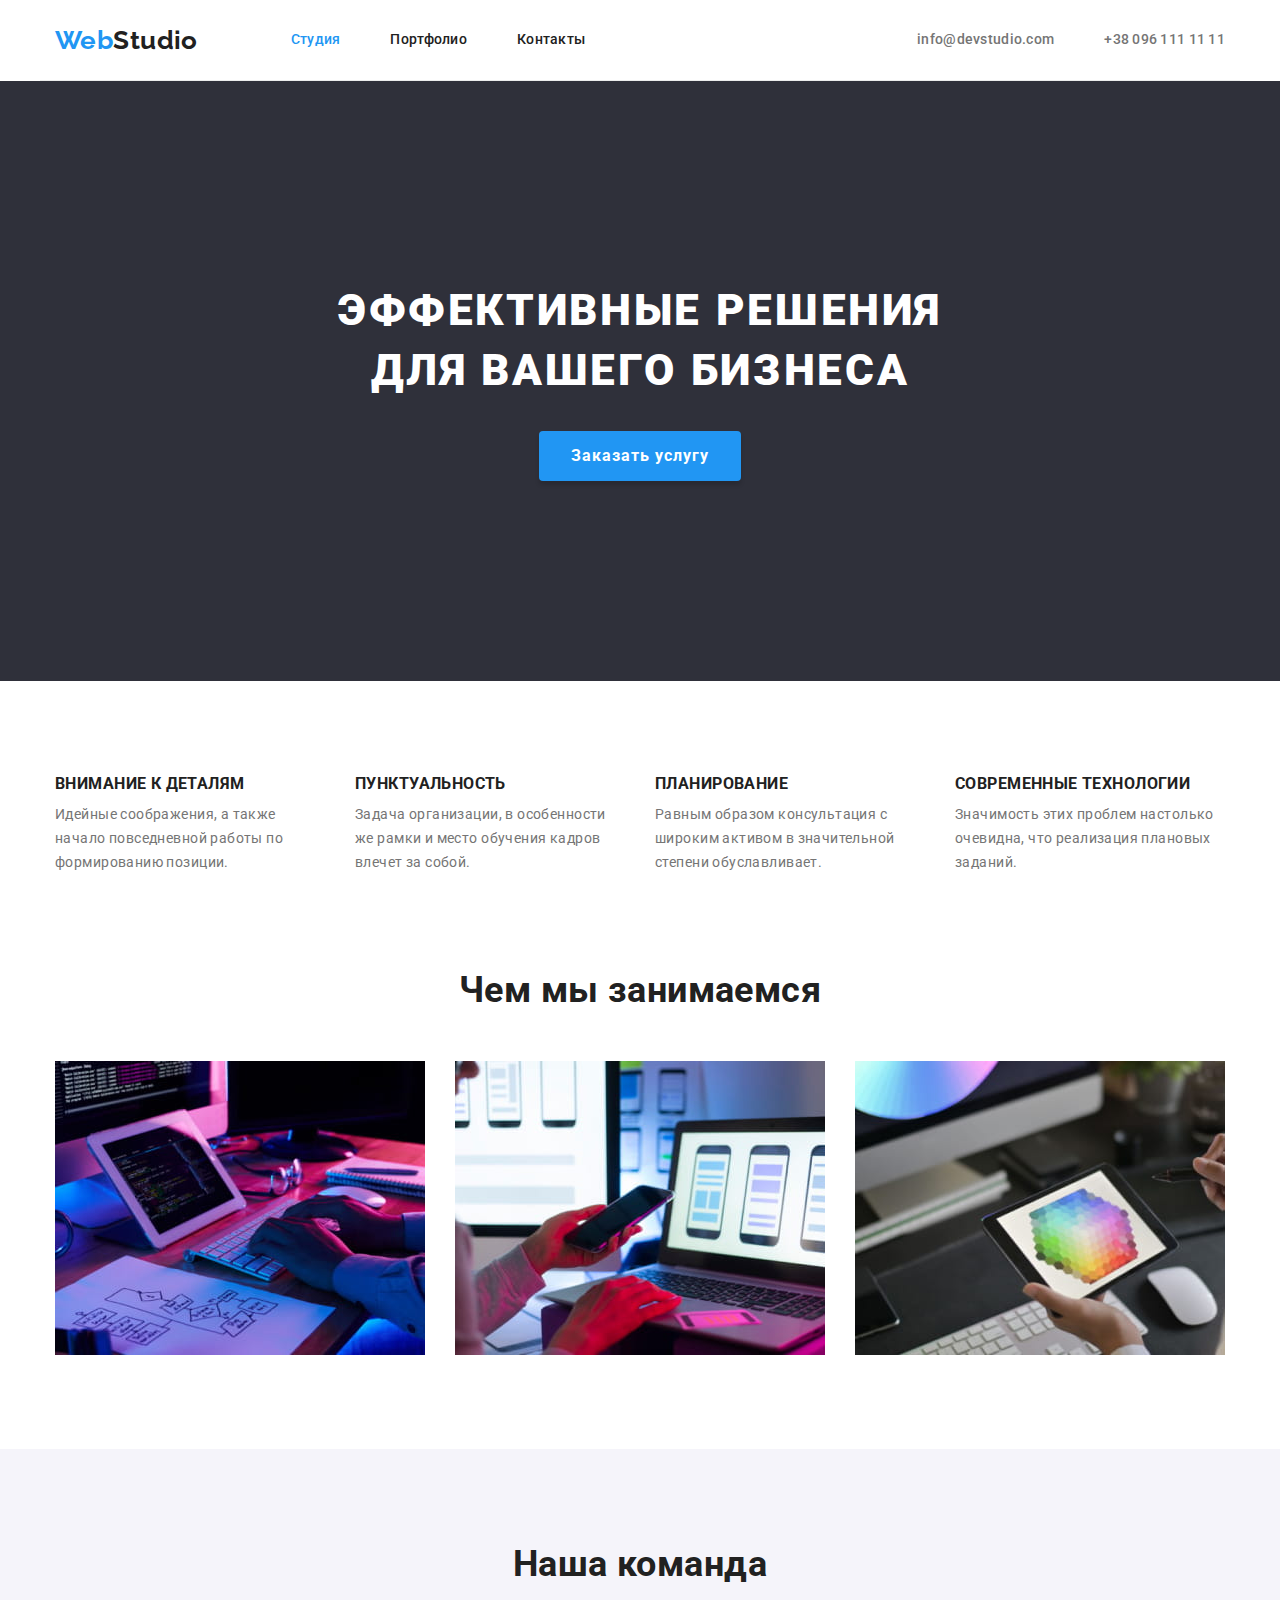
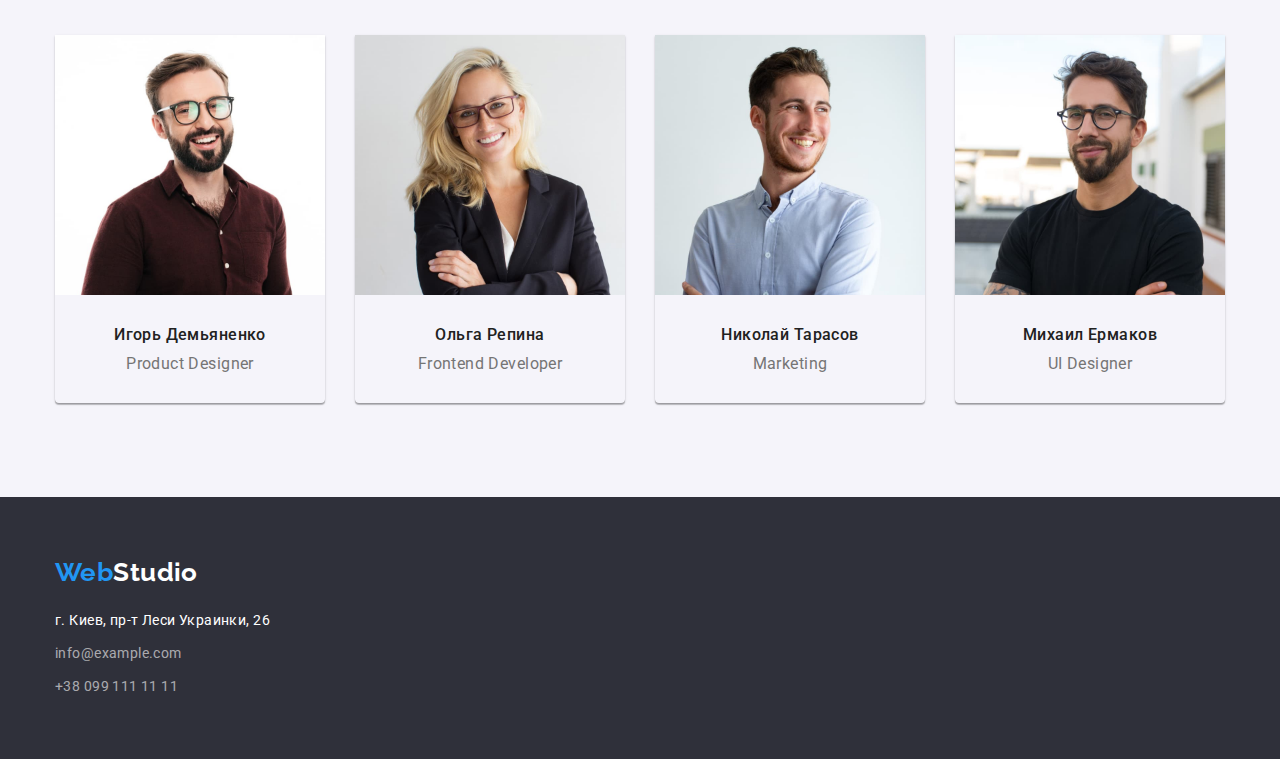
<file: index.html>
<!DOCTYPE html>
<html lang="ru">
  <head>
    <meta charset="UTF-8" />
    <meta http-equiv="X-UA-Compatible" content="IE=edge" />
    <meta name="viewport" content="width=device-width, initial-scale=1.0" />
    <title>Студия</title>
    <link rel="preconnect" href="https://fonts.googleapis.com" />
    <link rel="preconnect" href="https://fonts.gstatic.com" crossorigin />
    <link
      href="https://fonts.googleapis.com/css2?family=Raleway:wght@700&family=Roboto:wght@400;500;700;900&display=swap"
      rel="stylesheet"
    />
    <link
      rel="stylesheet"
      href="https://cdnjs.cloudflare.com/ajax/libs/modern-normalize/1.1.0/modern-normalize.min.css"
    />
    <link rel="stylesheet" href="./styles.css" />
  </head>
  <body>
    <!--header-->
    <header class="page-header">
      <div class="container header-container">
        <a href="./index.html" class="logo">Web<span class="logo-studio">Studio</span> </a>

        <nav class="site-nav">
          <ul class="nav-list list">
            <li class="element"><a href="./index.html" class="link active-page">Студия</a></li>
            <li class="element">
              <a href="./portfolio.html" class="link">Портфолио</a>
            </li>
            <li class="element"><a href="" class="link">Контакты</a></li>
          </ul>
        </nav>

        <ul class="contact-list list">
          <li class="element">
            <a href="mailto:info@devstudio.com" class="contact">info@devstudio.com</a>
          </li>
          <li class="element"><a href="tel:+380961111111" class="contact">+38 096 111 11 11</a></li>
        </ul>
      </div>
    </header>

    <!--main-->
    <main>
      <section class="hero">
        <!--Герой-->

        <h1 class="hero-title">
          Эффективные решения<br />
          для вашего бизнеса
        </h1>
        <button type="button" class="hero-button">Заказать услугу</button>
      </section>

      <section class="section features">
        <!--Секция преимуществ компании-->
        <div class="container">
          <h2 class="section-title hidden">Преимущества компании</h2>
          <!--Этот заголовок не будет отображаться пользователю-->

          <ul class="feature-list list">
            <li class="element">
              <h3 class="title">Внимание к деталям</h3>
              <p class="text">
                Идейные соображения, а также начало повседневной работы по формированию позиции.
              </p>
            </li>
            <li class="element">
              <h3 class="title">Пунктуальность</h3>
              <p class="text">
                Задача организации, в особенности же рамки и место обучения кадров влечет за собой.
              </p>
            </li>
            <li class="element">
              <h3 class="title">Планирование</h3>
              <p class="text">
                Равным образом консультация с широким активом в значительной степени обуславливает.
              </p>
            </li>
            <li class="element">
              <h3 class="title">Современные технологии</h3>
              <p class="text">
                Значимость этих проблем настолько очевидна, что реализация плановых заданий.
              </p>
            </li>
          </ul>
        </div>
      </section>

      <section class="section work">
        <!--Секция чем мы занимаемся-->
        <div class="container">
          <h2 class="section-title">Чем мы занимаемся</h2>
          <ul class="work-list list">
            <li class="element">
              <img
                src="./images/what-wedo/imgalgorithm.jpg"
                alt="Разработка алгоритмов"
                width="370"
                height="294"
              />
            </li>
            <li class="element">
              <img
                src="./images/what-wedo/imgsmartphone.jpg"
                alt="Выбор интерфейсов"
                width="370"
                height="294"
              />
            </li>
            <li class="element">
              <img
                src="./images/what-wedo/imgcolours.jpg"
                alt="Дизайнерские решения"
                width="370"
                height="294"
              />
            </li>
          </ul>
        </div>
      </section>

      <section class="section our-team">
        <!--Секция наша команда-->
        <div class="container">
          <h2 class="section-title">Наша команда</h2>
          <ul class="team-list list">
            <li class="element">
              <img
                src="./images/our-team/imgdemjanenkov.jpg"
                alt="Игорь Демьяненко"
                width="270"
                height="260"
              />
              <div class="team-description">
                <h3 class="team">Игорь Демьяненко</h3>
                <p class="text">Product Designer</p>
              </div>
            </li>
            <li class="element">
              <img
                src="./images/our-team/imgrepina.jpg"
                alt="Ольга Репина"
                width="270"
                height="260"
              />
              <div class="team-description">
                <h3 class="team">Ольга Репина</h3>
                <p class="text">Frontend Developer</p>
              </div>
            </li>
            <li class="element">
              <img
                src="./images/our-team/imgtarasov.jpg"
                alt="Николай Тарасов"
                width="270"
                height="260"
              />
              <div class="team-description">
                <h3 class="team">Николай Тарасов</h3>
                <p class="text">Marketing</p>
              </div>
            </li>
            <li class="element">
              <img
                src="./images/our-team/imgermakov.jpg"
                alt="Михаил Ермаков"
                width="270"
                height="260"
              />
              <div class="team-description">
                <h3 class="team">Михаил Ермаков</h3>
                <p class="text">UI Designer</p>
              </div>
            </li>
          </ul>
        </div>
      </section>
    </main>

    <!--footer-->
    <footer class="footer">
      <!--Контакты-->
      <div class="container">
        <a href="./index.html" class="logo">Web<span class="footer-logo-studio">Studio</span> </a>

        <address class="address">
          <ul class="address-list list">
            <li class="element">г. Киев, пр-т Леси Украинки, 26</li>
            <li class="element">
              <a href="mailto:info@example.com" class="cont-address">info@example.com</a>
            </li>
            <li class="element">
              <a href="tel:+380991111111" class="cont-address">+38 099 111 11 11</a>
            </li>
          </ul>
        </address>
      </div>
    </footer>
  </body>
</html>
</file>
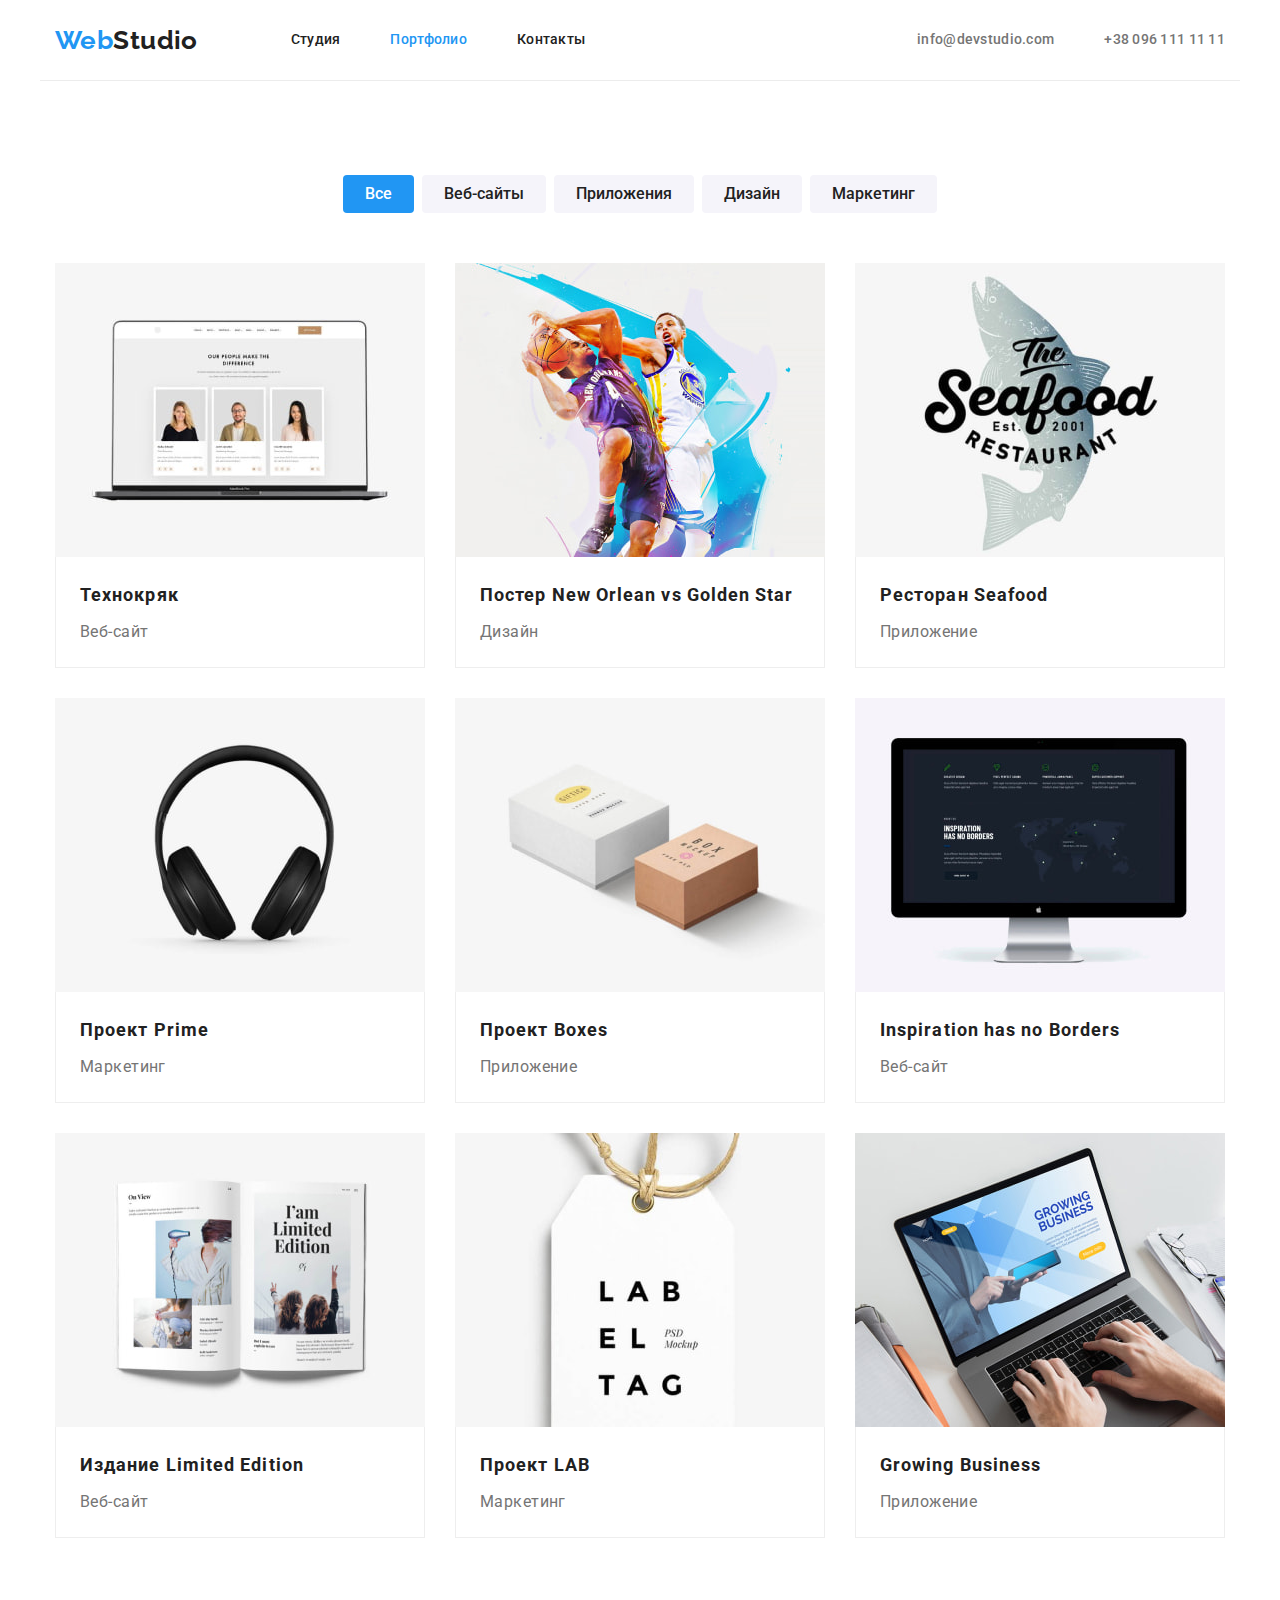
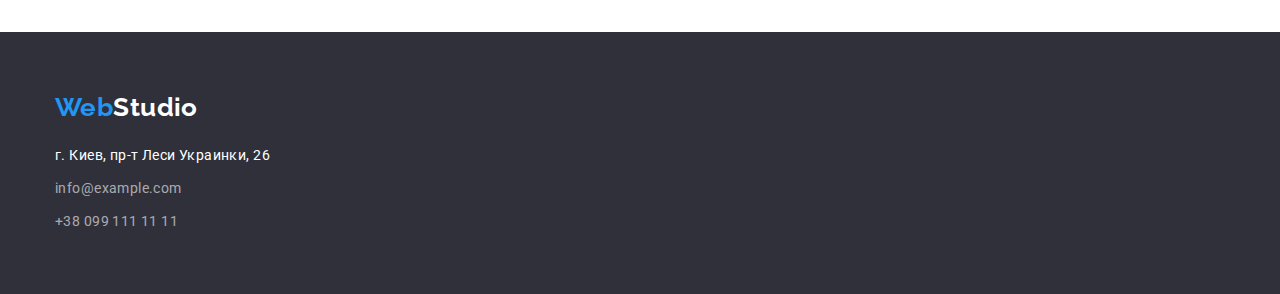
<file: portfolio.html>
<!DOCTYPE html>
<html lang="ru">
  <head>
    <meta charset="UTF-8" />
    <meta http-equiv="X-UA-Compatible" content="IE=edge" />
    <meta name="viewport" content="width=device-width, initial-scale=1.0" />
    <title>Портфолио</title>
    <link rel="preconnect" href="https://fonts.googleapis.com" />
    <link rel="preconnect" href="https://fonts.gstatic.com" crossorigin />
    <link
      href="https://fonts.googleapis.com/css2?family=Raleway:wght@700&family=Roboto:wght@400;500;700;900&display=swap"
      rel="stylesheet"
    />
    <link
      rel="stylesheet"
      href="https://cdnjs.cloudflare.com/ajax/libs/modern-normalize/1.1.0/modern-normalize.min.css"
    />
    <link rel="stylesheet" href="./styles.css" />
  </head>

  <body>
    <!--header-->
    <header class="page-header">
      <div class="container header-container">
        <a href="./index.html" class="logo">Web<span class="logo-studio">Studio</span> </a>

        <nav class="site-nav">
          <ul class="nav-list list">
            <li class="element"><a href="./index.html" class="link">Студия</a></li>
            <li class="element">
              <a href="./portfolio.html" class="link active-page">Портфолио</a>
            </li>
            <li class="element"><a href="" class="link">Контакты</a></li>
          </ul>
        </nav>

        <ul class="contact-list list">
          <li class="element">
            <a href="mailto:info@devstudio.com" class="contact">info@devstudio.com</a>
          </li>
          <li class="element"><a href="tel:+380961111111" class="contact">+38 096 111 11 11</a></li>
        </ul>
      </div>
    </header>

    <!--main-->
    <main>
      <section class="section portfolio">
        <div class="container">
          <h1 class="hidden">Наши работы</h1>
          <ul class="portfolio-buttons list">
            <li class="element"><button type="button" class="btn active-filter">Все</button></li>
            <li class="element"><button type="button" class="btn">Веб-сайты</button></li>
            <li class="element"><button type="button" class="btn">Приложения</button></li>
            <li class="element"><button type="button" class="btn">Дизайн</button></li>
            <li class="element"><button type="button" class="btn">Маркетинг</button></li>
          </ul>
          <ul class="portfolio-list list">
            <li class="element">
              <img
                src="./images/portfolio-images/technocrack.jpg"
                alt="Веб-сайт Технокряк"
                width="370"
                height="294"
              />
              <div class="element-description">
                <h2 class="item">Технокряк</h2>
                <p class="item-text">Веб-сайт</p>
              </div>
            </li>
            <li class="element">
              <img
                src="./images/portfolio-images/poster-neworlean.jpg"
                alt="Постер Новый Орлеан против Голден Стар"
                width="370"
                height="294"
              />
              <div class="element-description">
                <h2 class="item">Постер New Orlean vs Golden Star</h2>
                <p class="item-text">Дизайн</p>
              </div>
            </li>
            <li class="element">
              <img
                src="./images/portfolio-images/restr-seafood.jpg"
                alt="Лого ресторана Сифуд"
                width="370"
                height="294"
              />
              <div class="element-description">
                <h2 class="item">Ресторан Seafood</h2>
                <p class="item-text">Приложение</p>
              </div>
            </li>
            <li class="element">
              <img
                src="./images/portfolio-images/pr-prime.jpg"
                alt="Наушники"
                width="370"
                height="294"
              />
              <div class="element-description">
                <h2 class="item">Проект Prime</h2>
                <p class="item-text">Маркетинг</p>
              </div>
            </li>
            <li class="element">
              <img
                src="./images/portfolio-images/pr-boxes.jpg"
                alt="Коробки"
                width="370"
                height="294"
              />
              <div class="element-description">
                <h2 class="item">Проект Boxes</h2>
                <p class="item-text">Приложение</p>
              </div>
            </li>
            <li class="element">
              <img
                src="./images/portfolio-images/inspiration.jpg"
                alt="Веб-сайт Вдохновение без границ"
                width="370"
                height="294"
              />
              <div class="element-description">
                <h2 class="item">Inspiration has no Borders</h2>
                <p class="item-text">Веб-сайт</p>
              </div>
            </li>
            <li class="element">
              <img
                src="./images/portfolio-images/limed.jpg"
                alt="Издание лимитед эдишн"
                width="370"
                height="294"
              />
              <div class="element-description">
                <h2 class="item">Издание Limited Edition</h2>
                <p class="item-text">Веб-сайт</p>
              </div>
            </li>
            <li class="element">
              <img
                src="./images/portfolio-images/pr-lab.jpg"
                alt="Бирка лаб"
                width="370"
                height="294"
              />
              <div class="element-description">
                <h2 class="item">Проект LAB</h2>
                <p class="item-text">Маркетинг</p>
              </div>
            </li>
            <li class="element">
              <img
                src="./images/portfolio-images/growing-business.jpg"
                alt="Приложение растущий бизнес"
                width="370"
                height="294"
              />
              <div class="element-description">
                <h2 class="item">Growing Business</h2>
                <p class="item-text">Приложение</p>
              </div>
            </li>
          </ul>
        </div>
      </section>
    </main>

    <!--footer-->
    <footer class="footer">
      <!--Контакты-->
      <div class="container">
        <a href="./index.html" class="logo">Web<span class="footer-logo-studio">Studio</span> </a>

        <address class="address">
          <ul class="address-list list">
            <li class="element">г. Киев, пр-т Леси Украинки, 26</li>
            <li class="element">
              <a href="mailto:info@example.com" class="cont-address">info@example.com</a>
            </li>
            <li class="element">
              <a href="tel:+380991111111" class="cont-address">+38 099 111 11 11</a>
            </li>
          </ul>
        </address>
      </div>
    </footer>
  </body>
</html>
</file>
<file: styles.css>
:root {
  --primary-text-color: #212121;
  --text-color: #757575;
  --logo-color: #2196f3;
  --accent-color: #2196f3;
  --nav-color: #757575;
  --address-color: #ffffff;
  --contacts-color: rgba(255, 255, 255, 0.6);
  /* text colors */

  --primary-bcg-color: #ffffff;
  --hero-bcg-color: #2f303a;
  --footer-bcg-color: #2f303a;
  --section-bcg-color: #f5f4fa;
  --herohover-bcg-color: #188ce8;
  --active-page-color: #2196f3;
  /* background colors */

  --outline: 1px solid tomato;
}

body {
  color: var(--primary-text-color);
  background-color: var(--primary-bcg-color);

  font-family: Roboto, sans-serif;
  font-weight: 400;
  font-size: 14px;
  line-height: 1.7;
  letter-spacing: 0.03em;
}

img {
  display: block;
  max-width: 100%;
  height: auto;
}

.list {
  list-style: none;
  padding: 0;
  margin: 0;
}

.container {
  /* outline: 2px solid tomato; */
  width: 1200px;
  margin-left: auto;
  margin-right: auto;
  padding-left: 15px;
  padding-right: 15px;
}

/* header styles */
.page-header {
  background-color: var(--primary-bcg-color);
}

.header-container {
  display: flex;
  align-items: center;
  border-bottom: 1px solid #ececec;
}

/* logo styles */
.logo {
  margin-right: 93px;
  color: var(--logo-color);

  font-family: raleway, sans-serif;
  font-weight: 700;
  font-size: 26px;
  line-height: 1.19;

  text-decoration: none;
}

.logo-studio {
  color: var(--primary-text-color);
}

/* site-navigation styles */
.nav-list {
  display: flex;
}

.nav-list .element + .element,
.contact-list .element + .element {
  margin-left: 50px;
}

.site-nav .link {
  display: block;
  padding-top: 32px;
  padding-bottom: 32px;

  color: var(--primary-text-color);

  font-weight: 500;
  line-height: 1.14;

  letter-spacing: 0.02em;
  text-decoration: none;
}

.site-nav .link:hover {
  color: var(--accent-color);
}
.site-nav .link:focus {
  color: var(--accent-color);
}

/* contacts in header */
.contact-list {
  display: flex;
  margin-left: auto;
}

.contact-list .contact {
  display: block;
  padding-top: 32px;
  padding-bottom: 32px;

  color: var(--nav-color);
  font-weight: 500;
  line-height: 1.14;

  letter-spacing: 0.02em;
  text-decoration: none;
}

.contact-list .contact:hover,
.address-list .cont-address:hover {
  color: var(--accent-color);
}
.contact-list .contact:focus,
.address-list .cont-address:focus {
  color: var(--accent-color);
}

.link.active-page {
  color: var(--active-page-color);
}

/* studio page styles */
/* hero section*/
.hero {
  padding-top: 200px;
  padding-bottom: 200px;
  background-color: var(--hero-bcg-color);
  text-align: center;
}

.hero-title {
  margin-top: 0;
  margin-bottom: 30px;

  color: var(--address-color);

  font-weight: 900;
  font-size: 44px;
  line-height: 1.36;

  letter-spacing: 0.06em;
  text-transform: uppercase;
}

.hero-button {
  display: inline-block;
  min-width: 200px;
  padding: 10px 32px;

  /* margin-bottom: 200px; */

  border: none;
  border-radius: 4px;

  box-shadow: 0px 4px 4px rgba(0, 0, 0, 0.15);

  color: var(--address-color);
  background-color: var(--accent-color);

  font-family: inherit;
  font-weight: 700;
  font-size: 16px;
  line-height: 1.87;
  text-align: center;

  letter-spacing: 0.06em;
  cursor: pointer;
}

.hero-button:hover {
  background-color: var(--herohover-bcg-color);
  color: var(--address-color);
}
.hero-button:focus {
  background-color: var(--herohover-bcg-color);
  color: var(--address-color);
}

/* .hero-button:active {
  background-color: #5faeee;
  color: var(--address-color);
} */

/* features, work, team sections */
.hidden {
  position: absolute;
  width: 1px;
  height: 1px;
  margin: -1px;
  border: 0;
  padding: 0;

  white-space: nowrap;
  clip-path: inset(100%);
  clip: rect(0 0 0 0);
  overflow: hidden;
}

.section {
  padding-top: 94px;
  padding-bottom: 94px;

  background-color: var(--primary-bcg-color);
}

.section .section-title {
  margin-top: 0;
  margin-bottom: 50px;

  font-weight: 700;
  font-size: 36px;
  line-height: 1.17;

  text-align: center;
}

.feature-list {
  display: flex;
}

.feature-list .element {
  width: 270px;
  margin-right: 30px;
}

.feature-list .element:last-child {
  margin-right: 0;
}

.feature-list .title {
  margin-top: 0;
  margin-bottom: 10px;

  font-weight: 700;
  line-height: 1.14;

  text-transform: uppercase;
}

.feature-list .text {
  margin-top: 0;
  margin-bottom: 0;

  color: var(--text-color);

  line-height: 1.71;
}

.work-list {
  display: flex;
}
.work-list .element {
  width: 370px;
  margin-right: 30px;
}

.work-list .element:last-child {
  margin-right: 0;
}

.work {
  padding-top: 0;
}

.our-team {
  background-color: var(--section-bcg-color);
}

.team-list {
  display: flex;
}

.team-list .element {
  width: 270px;
  margin-right: 30px;

  border-radius: 0px 0px 4px 4px;
  box-shadow: 0px 1px 3px rgba(0, 0, 0, 0.12), 0px 1px 1px rgba(0, 0, 0, 0.14),
    0px 2px 1px rgba(0, 0, 0, 0.2);
}

.team-list .element:last-child {
  margin-right: 0;
}

.team-description {
  padding: 30px 0;
}
.team {
  margin-top: 0px;
  margin-bottom: 0;

  font-weight: 500;
  font-size: 16px;
  line-height: 1.19;

  text-align: center;
}

.team-list .text {
  margin-top: 10px;
  margin-bottom: 0;

  color: var(--text-color);

  font-size: 16px;
  line-height: 1.19;

  text-align: center;
}

/* portfolio page styles */
/* buttons*/
.portfolio-buttons .element:last-child {
  margin-right: 0;
}

.portfolio-buttons {
  display: flex;
  justify-content: center;
  margin-bottom: 50px;
}

.portfolio-buttons .element {
  margin-right: 8px;
}

.portfolio-buttons .btn {
  display: inline-block;
  padding: 6px 22px;
  border: none;
  border-radius: 4px;

  color: var(--primary-text-color);
  background-color: var(--section-bcg-color);

  font-family: inherit;
  font-weight: 500;
  font-size: 16px;
  line-height: 1.63;

  cursor: pointer;
}

.portfolio-buttons .btn:hover {
  color: var(--address-color);
  background-color: var(--accent-color);

  box-shadow: 0px 3px 1px rgba(0, 0, 0, 0.1), 0px 1px 2px rgba(0, 0, 0, 0.08),
    0px 2px 2px rgba(0, 0, 0, 0.12);
}
.portfolio-buttons .btn:focus {
  color: var(--address-color);
  background-color: var(--accent-color);

  box-shadow: 0px 3px 1px rgba(0, 0, 0, 0.1), 0px 1px 2px rgba(0, 0, 0, 0.08),
    0px 2px 2px rgba(0, 0, 0, 0.12);
}
/* .portfolio-buttons .btn:active {
  color: var(--address-color);
  background-color: #5faeee;

  box-shadow: 0px 3px 1px rgba(0, 0, 0, 0.1), 0px 1px 2px rgba(0, 0, 0, 0.08),
    0px 2px 2px rgba(0, 0, 0, 0.12);
} */

.btn.active-filter {
  background-color: var(--active-page-color);
  color: var(--address-color);
}

.portfolio-list {
  display: flex;
  flex-wrap: wrap;
}

.portfolio-list .element {
  max-width: 370px;
  margin-right: 30px;
  margin-bottom: 30px;

  /* border: 1px solid #eeeeee; */
}
.portfolio-list .element:nth-last-child(-n + 3) {
  margin-bottom: 0;
}
.portfolio-list .element:nth-child(3n) {
  margin-right: 0;
}
.element-description {
  padding: 20px 24px;
  border-right: 1px solid #eeeeee;
  border-bottom: 1px solid #eeeeee;
  border-left: 1px solid #eeeeee;
}

.item {
  margin-top: 0;
  margin-bottom: 4px;

  font-weight: 700;
  font-size: 18px;
  line-height: 2;

  letter-spacing: 0.06em;
}

.item-text {
  margin-top: 0;
  margin-bottom: 0;

  color: var(--text-color);
  font-size: 16px;
  line-height: 1.88;
}

/* footer */
/* logo in footer */
.footer {
  padding-top: 60px;
  padding-bottom: 60px;

  background-color: var(--footer-bcg-color);
}

.footer .logo {
  margin-right: 0;
}

.footer-logo-studio {
  color: var(--address-color);
}

/* address styles */
.address {
  margin-top: 20px;

  color: var(--address-color);
  font-style: normal;
  line-height: 1.71;
}

.address-list .cont-address {
  color: var(--contacts-color);

  line-height: 1.71;

  text-decoration: none;
}

.address-list .element:not(:last-child) {
  margin-bottom: 9px;
}
</file>
